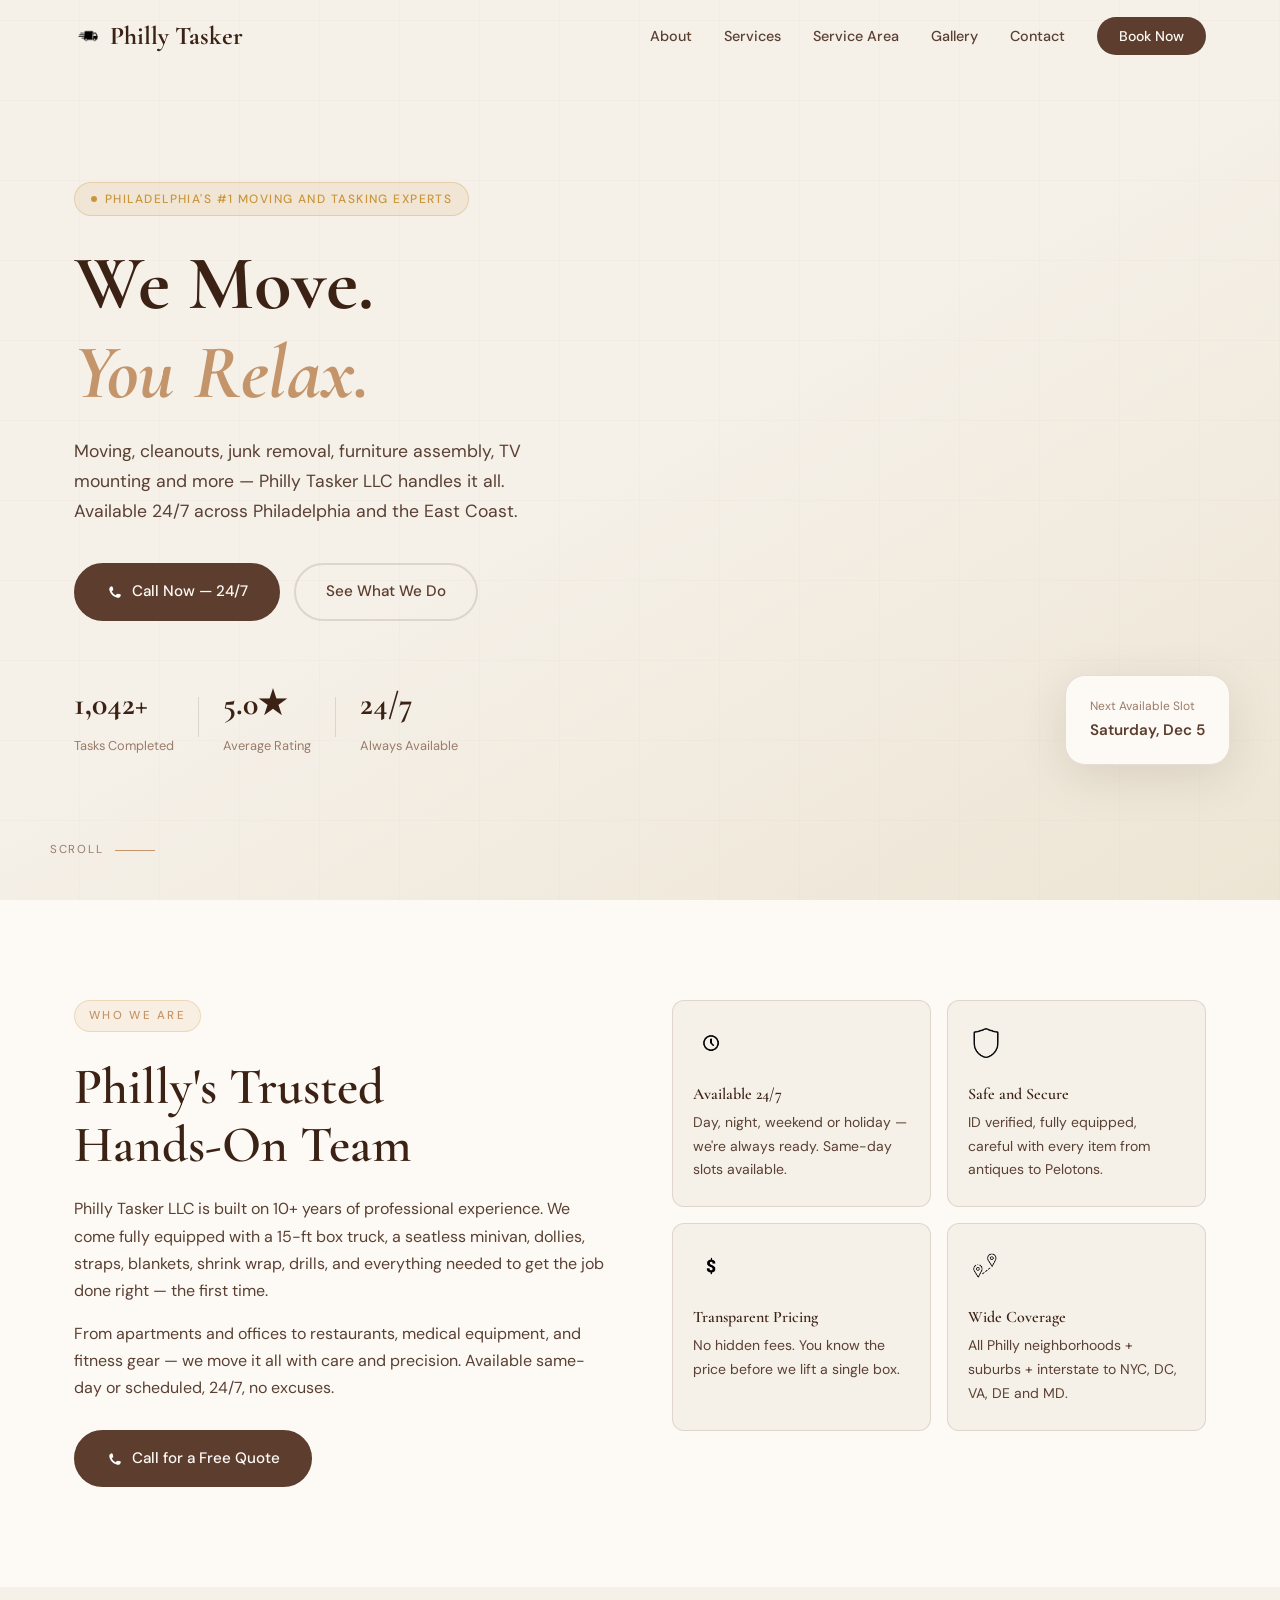
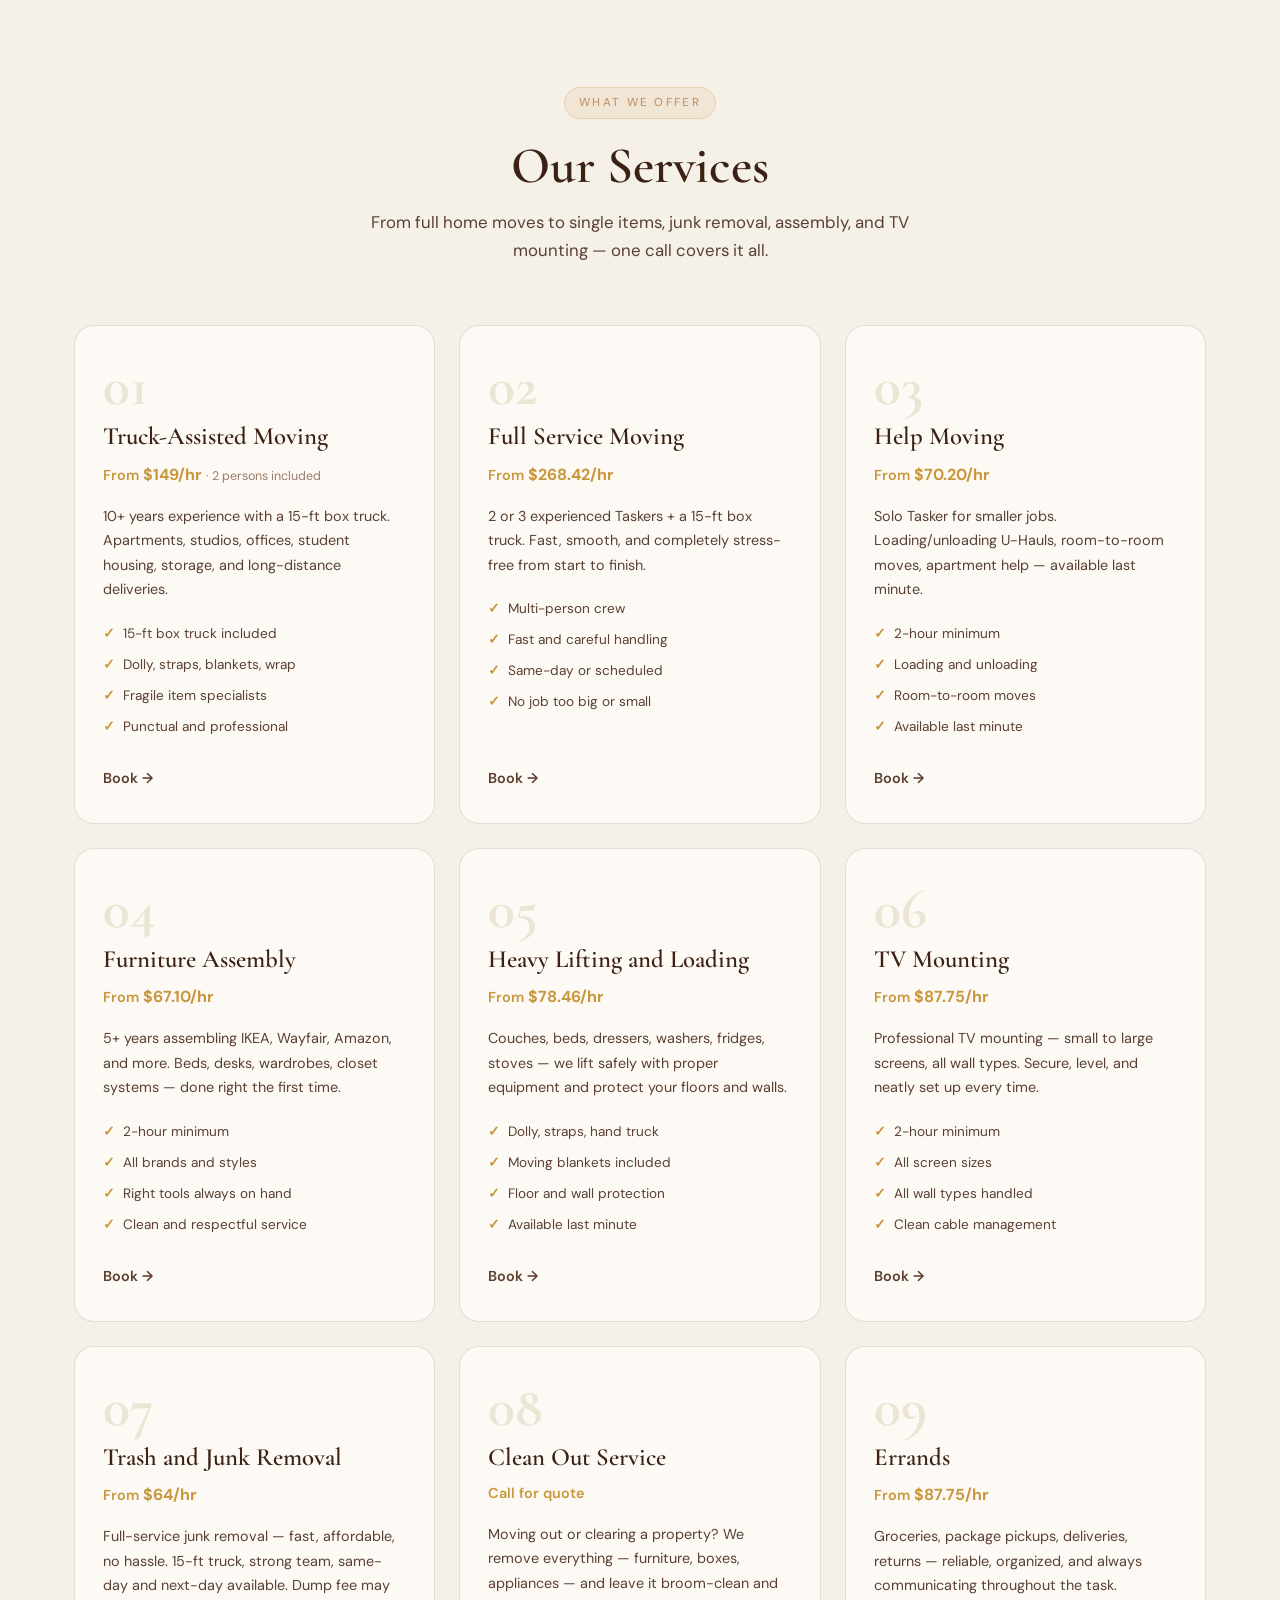
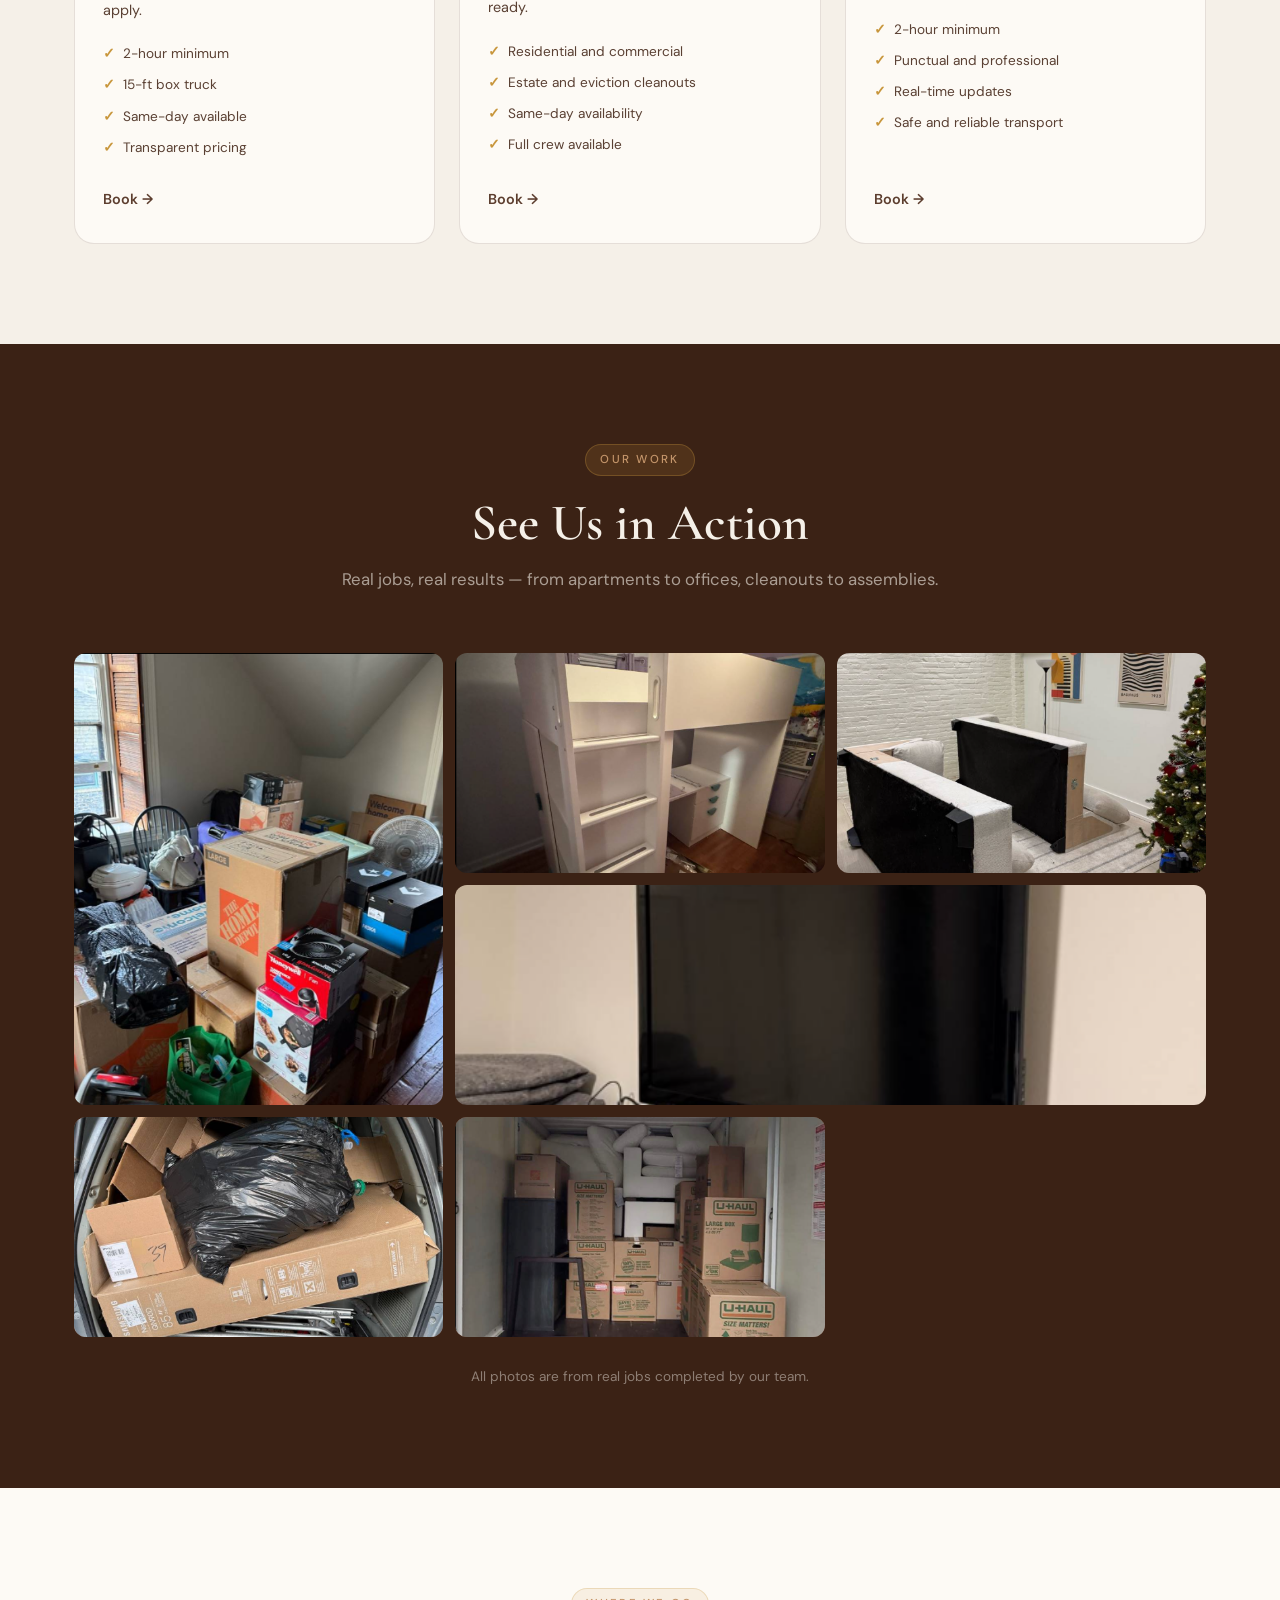
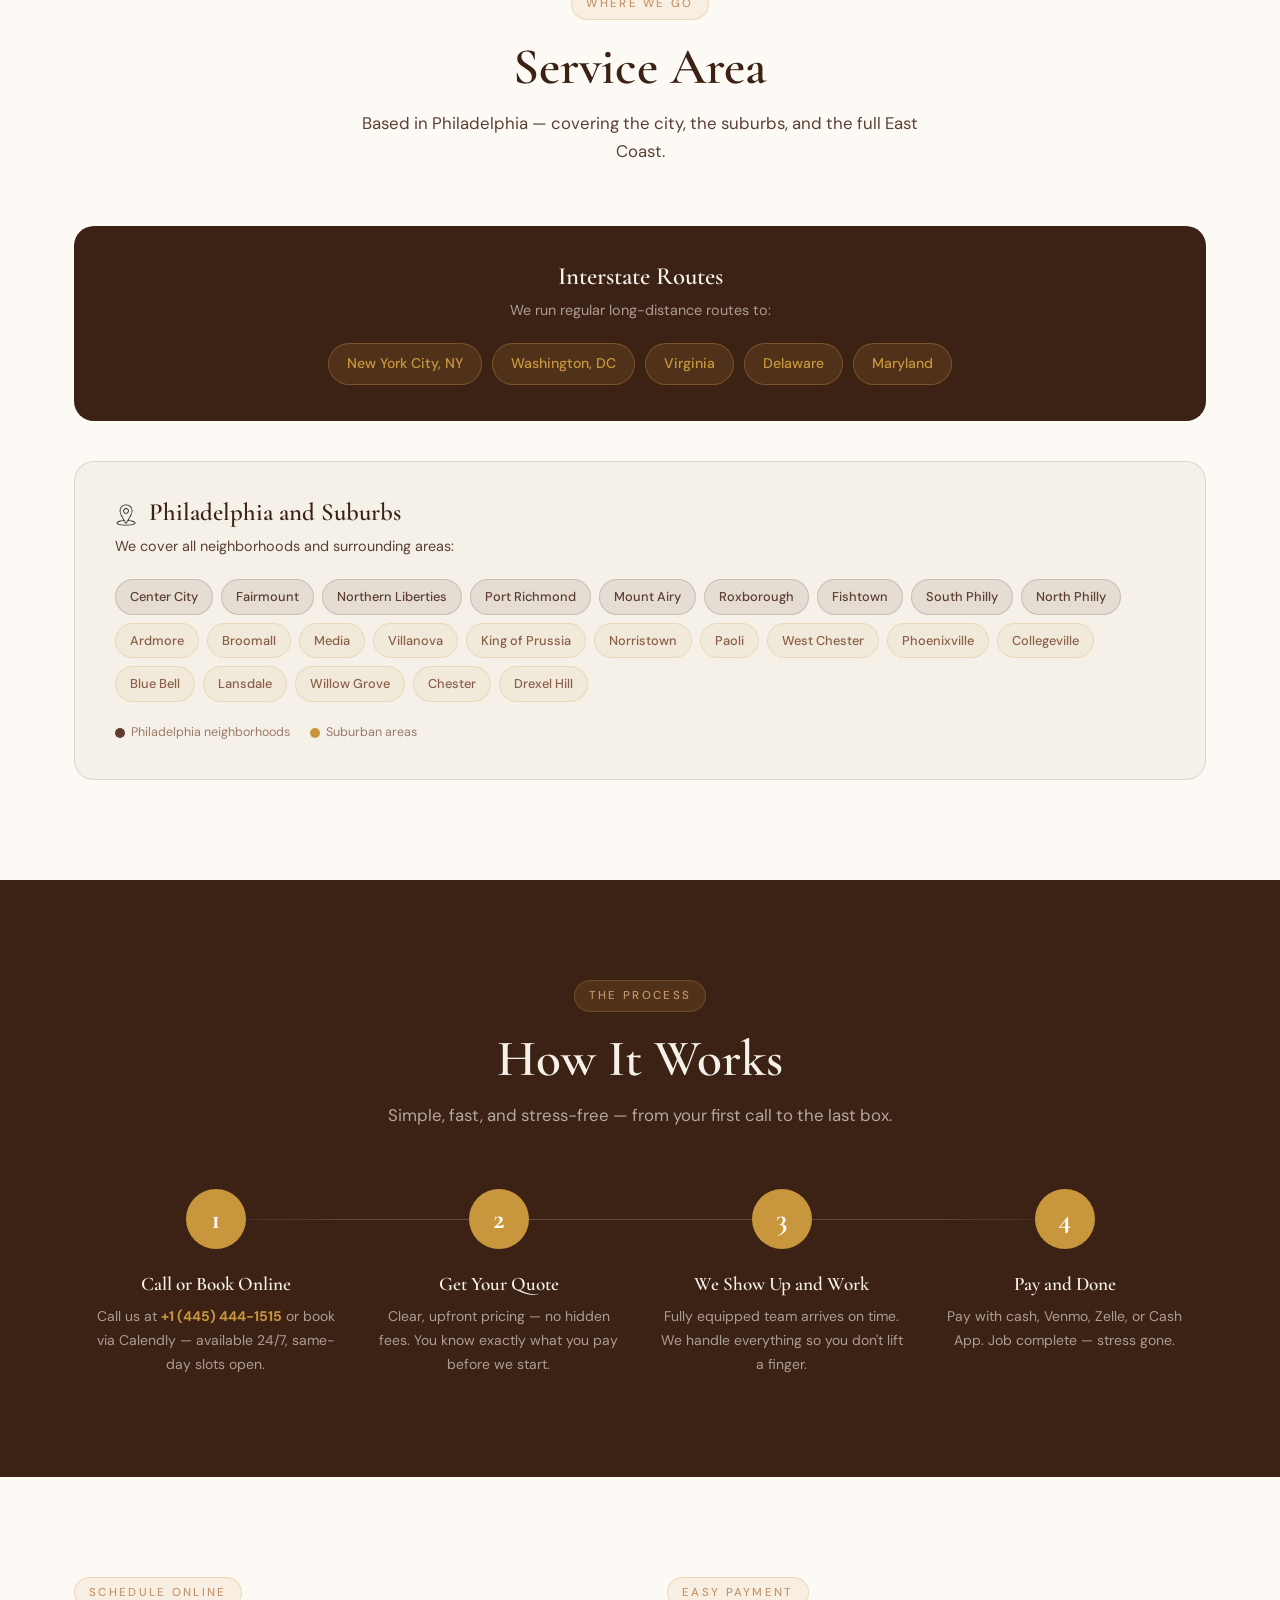
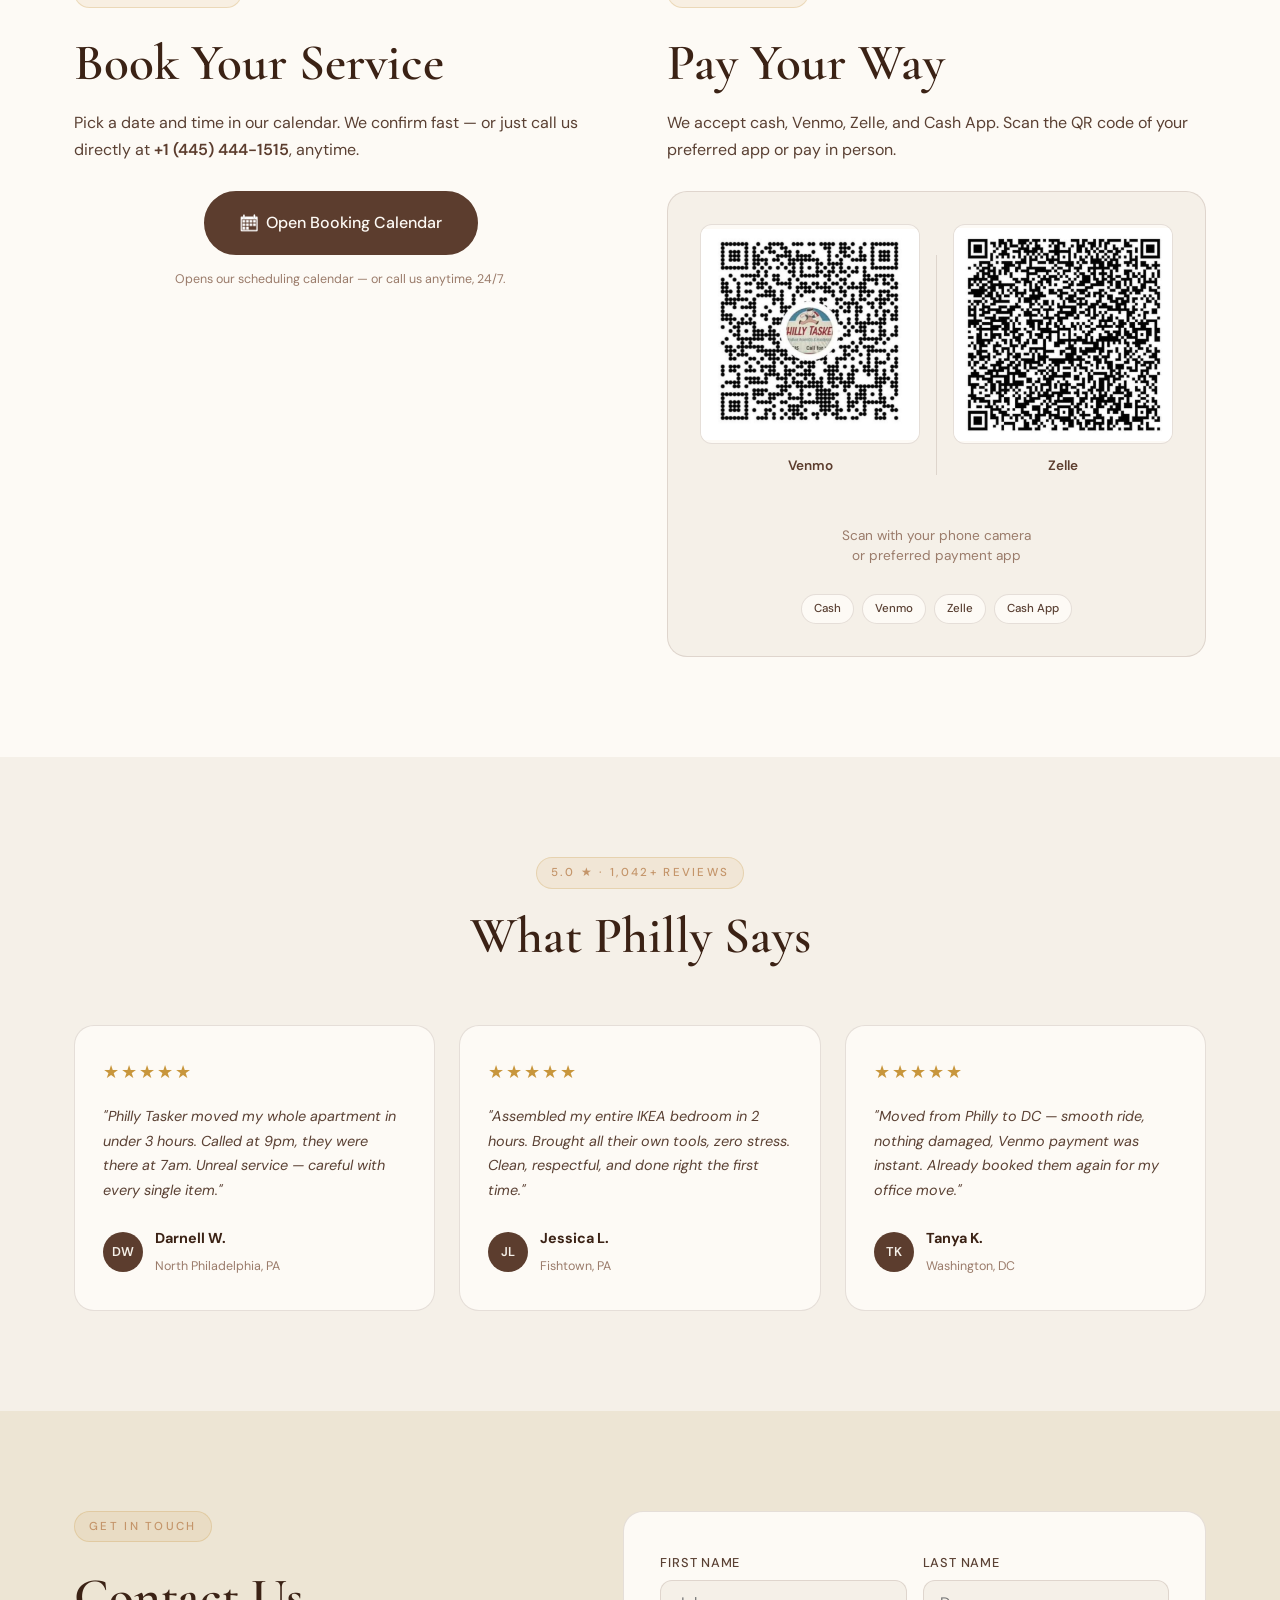
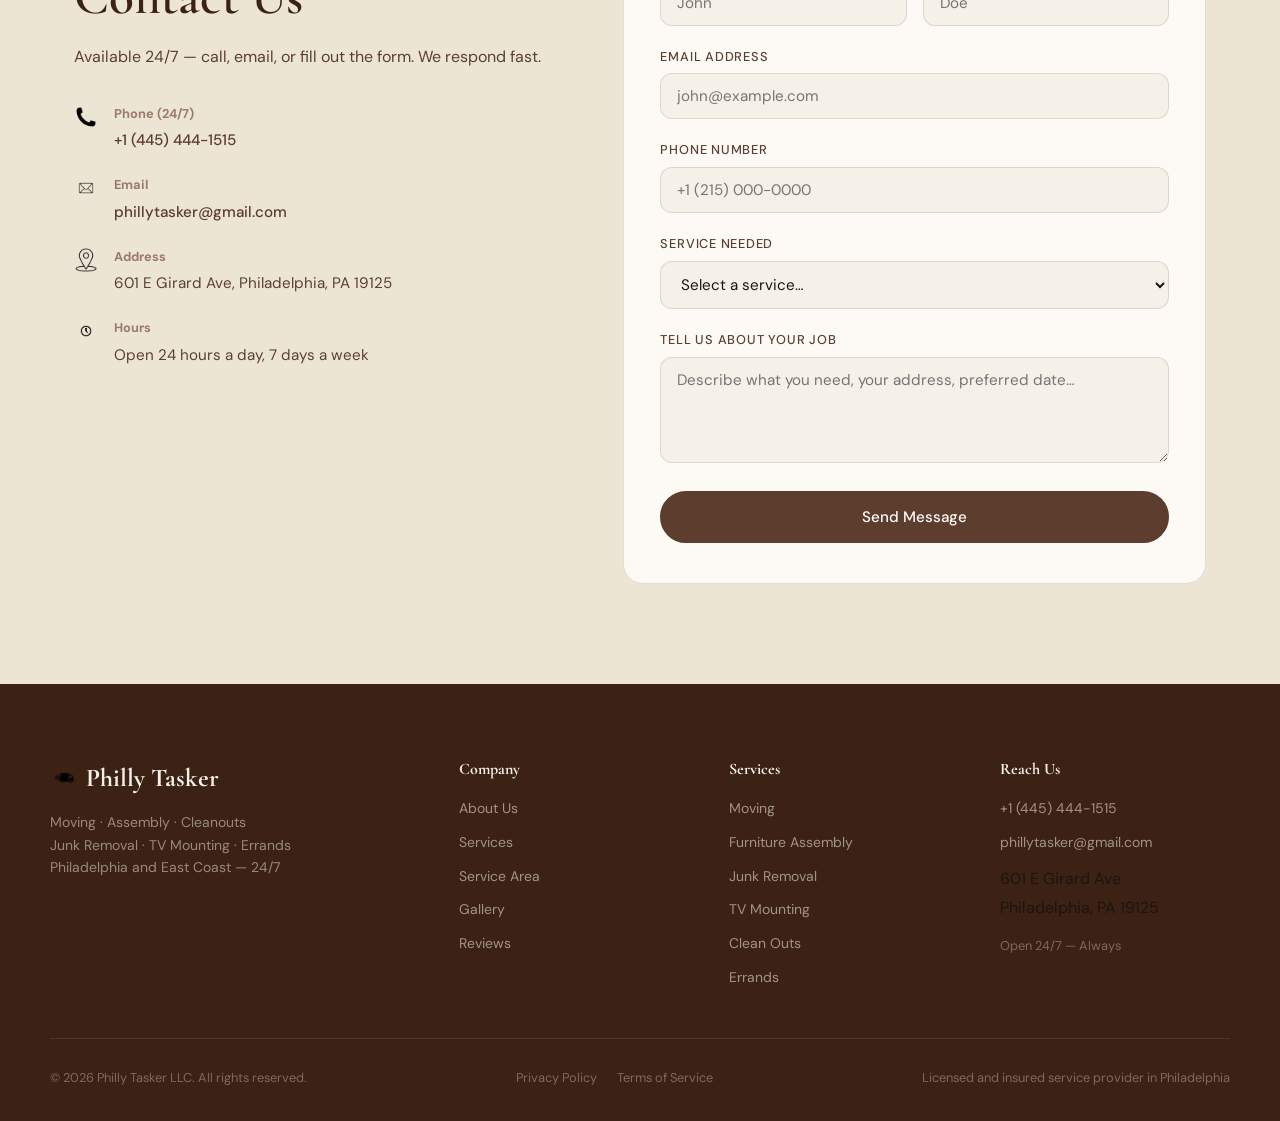
<file: index.html>
<!DOCTYPE html>
<html lang="en">
<head>
  <meta charset="UTF-8" />
  <meta name="viewport" content="width=device-width, initial-scale=1.0" />

  <title>Philly Tasker LLC — Moving, Junk Removal, Assembly & Cleanouts | Philadelphia</title>

  <!-- SEO -->
  <meta name="description" content="Philly Tasker LLC provides reliable moving services, junk removal, furniture assembly, cleanouts, TV mounting and errands in Philadelphia and surrounding areas. Fast, affordable and available 24/7." />
  <meta name="keywords" content="Philadelphia moving service, junk removal, furniture assembly, movers Philadelphia, TV mounting, cleanouts, errand service, Philly Tasker" />
  <meta name="author" content="Philly Tasker LLC" />

  <!-- Mobile / SEO -->
  <meta name="robots" content="index, follow" />

  <!-- Open Graph (Facebook / WhatsApp / LinkedIn) -->
  <meta property="og:title" content="Philly Tasker LLC — Moving and Cleanout Services" />
  <meta property="og:description" content="Fast and reliable moving, junk removal, furniture assembly and cleanout services in Philadelphia. Book your service online." />
  <meta property="og:type" content="website" />
  <meta property="og:url" content="https://phillytasker.com" />
  <meta property="og:image" content="/img/preview.png" />

  <!-- Twitter Card -->
  <meta name="twitter:card" content="summary_large_image" />
  <meta name="twitter:title" content="Philly Tasker LLC — Moving Services" />
  <meta name="twitter:description" content="Book reliable moving and cleanout services in Philadelphia." />
  <meta name="twitter:image" content="/img/preview.png" />

  <!-- Favicon -->
  <link rel="icon" type="image/png" sizes="32x32" href="/img/favicon.png" />

  <!-- Fonts -->
  <link href="https://fonts.googleapis.com/css2?family=Cormorant+Garamond:wght@400;500;600;700&family=DM+Sans:wght@300;400;500&display=swap" rel="stylesheet" />

  <!-- CSS -->
  <link rel="stylesheet" href="style.css" />

  <!-- Preload (performance boost) -->
  <link rel="preload" href="style.css" as="style" />
</head>
<body>

  <!-- NAV -->
  <nav id="navbar">
    <div class="nav-inner">
      <a href="#hero" class="logo">
        <img src="/img/logo.png" alt="Philly Tasker" class="logo-img" />
        Philly Tasker
      </a>
      <ul class="nav-links">
        <li><a href="#about">About</a></li>
        <li><a href="#services">Services</a></li>
        <li><a href="#area">Service Area</a></li>
        <li><a href="#gallery">Gallery</a></li>
        <li><a href="#contact">Contact</a></li>
        <li><a href="#booking" class="btn-nav">Book Now</a></li>
      </ul>
      <button class="hamburger" id="hamburger" aria-label="Menu">
        <span></span><span></span><span></span>
      </button>
    </div>
    <div class="mobile-menu" id="mobileMenu">
      <a href="#about">About</a>
      <a href="#services">Services</a>
      <a href="#area">Service Area</a>
      <a href="#gallery">Gallery</a>
      <a href="#contact">Contact</a>
      <a href="#booking" class="btn-nav">Book Now</a>
    </div>
  </nav>

  <!-- HERO -->
  <section id="hero">
    <div class="hero-bg-lines"></div>
    <div class="hero-content">
      <span class="hero-badge">Philadelphia's #1 Moving and Tasking Experts</span>
      <h1>We Move.<br /><em>You Relax.</em></h1>
      <p class="hero-sub">Moving, cleanouts, junk removal, furniture assembly, TV mounting and more — Philly Tasker LLC handles it all. Available 24/7 across Philadelphia and the East Coast.</p>
      <div class="hero-cta">
        <a href="tel:+14454441515" class="btn-primary">
          <img src="/img/phone.png" alt="Phone" class="btn-icon" />
          Call Now — 24/7
        </a>
        <a href="#services" class="btn-ghost">See What We Do</a>
      </div>
      <div class="hero-stats">
        <div class="stat">
          <strong>1,042+</strong>
          <span>Tasks Completed</span>
        </div>
        <div class="stat-sep"></div>
        <div class="stat">
          <strong>5.0★</strong>
          <span>Average Rating</span>
        </div>
        <div class="stat-sep"></div>
        <div class="stat">
          <strong>24/7</strong>
          <span>Always Available</span>
        </div>
      </div>
    </div>
    <div class="hero-visual">
      <div class="truck-card">
        <div class="truck-info">
          <p class="truck-label">Next Available Slot</p>
          <p class="truck-date" id="nextSlot">Loading…</p>
        </div>
      </div>
    </div>
    <div class="hero-scroll">
      <span>Scroll</span>
      <div class="scroll-line"></div>
    </div>
  </section>

  <!-- ABOUT -->
  <section id="about">
    <div class="container">
      <div class="about-grid">
        <div class="about-text reveal">
          <span class="section-label">Who We Are</span>
          <h2>Philly's Trusted<br />Hands-On Team</h2>
          <p>Philly Tasker LLC is built on 10+ years of professional experience. We come fully equipped with a 15-ft box truck, a seatless minivan, dollies, straps, blankets, shrink wrap, drills, and everything needed to get the job done right — the first time.</p>
          <p>From apartments and offices to restaurants, medical equipment, and fitness gear — we move it all with care and precision. Available same-day or scheduled, 24/7, no excuses.</p>
          <a href="tel:+14454441515" class="btn-primary">
            <img src="/img/phone.png" alt="Phone" class="btn-icon" />
            Call for a Free Quote
          </a>
        </div>
        <div class="about-cards reveal">
          <div class="about-card">
            <div class="ac-icon">
              <img src="/img/time.png" alt="Available 24/7" class="ac-icon-img" />
            </div>
            <h4>Available 24/7</h4>
            <p>Day, night, weekend or holiday — we're always ready. Same-day slots available.</p>
          </div>
          <div class="about-card">
            <div class="ac-icon">
              <img src="/img/securite.png" alt="Safe & Secure" class="ac-icon-img" />
            </div>
            <h4>Safe and Secure</h4>
            <p>ID verified, fully equipped, careful with every item from antiques to Pelotons.</p>
          </div>
          <div class="about-card">
            <div class="ac-icon">
              <img src="/img/money.png" alt="Fair Pricing" class="ac-icon-img" />
            </div>
            <h4>Transparent Pricing</h4>
            <p>No hidden fees. You know the price before we lift a single box.</p>
          </div>
          <div class="about-card">
            <div class="ac-icon">
              <img src="/img/map.png" alt="Service Area" class="ac-icon-img" />
            </div>
            <h4>Wide Coverage</h4>
            <p>All Philly neighborhoods + suburbs + interstate to NYC, DC, VA, DE and MD.</p>
          </div>
        </div>
      </div>
    </div>
  </section>

  <!-- SERVICES -->
  <section id="services">
    <div class="container">
      <div class="section-header reveal">
        <span class="section-label">What We Offer</span>
        <h2>Our Services</h2>
        <p>From full home moves to single items, junk removal, assembly, and TV mounting — one call covers it all.</p>
      </div>
      <div class="services-grid">

        <div class="service-card reveal">
          <div class="sc-num">01</div>
          <h3>Truck-Assisted Moving</h3>
          <p class="sc-price">From <strong>$149/hr</strong> <span class="sc-included">· 2 persons included</span></p>
          <p>10+ years experience with a 15-ft box truck. Apartments, studios, offices, student housing, storage, and long-distance deliveries.</p>
          <ul>
            <li>15-ft box truck included</li>
            <li>Dolly, straps, blankets, wrap</li>
            <li>Fragile item specialists</li>
            <li>Punctual and professional</li>
          </ul>
          <a href="#booking" class="service-link">Book →</a>
        </div>

        <div class="service-card reveal">
          <div class="sc-num">02</div>
          <h3>Full Service Moving</h3>
          <p class="sc-price">From <strong>$268.42/hr</strong></p>
          <p>2 or 3 experienced Taskers + a 15-ft box truck. Fast, smooth, and completely stress-free from start to finish.</p>
          <ul>
            <li>Multi-person crew</li>
            <li>Fast and careful handling</li>
            <li>Same-day or scheduled</li>
            <li>No job too big or small</li>
          </ul>
          <a href="#booking" class="service-link">Book →</a>
        </div>

        <div class="service-card reveal">
          <div class="sc-num">03</div>
          <h3>Help Moving</h3>
          <p class="sc-price">From <strong>$70.20/hr</strong></p>
          <p>Solo Tasker for smaller jobs. Loading/unloading U-Hauls, room-to-room moves, apartment help — available last minute.</p>
          <ul>
            <li>2-hour minimum</li>
            <li>Loading and unloading</li>
            <li>Room-to-room moves</li>
            <li>Available last minute</li>
          </ul>
          <a href="#booking" class="service-link">Book →</a>
        </div>

        <div class="service-card reveal">
          <div class="sc-num">04</div>
          <h3>Furniture Assembly</h3>
          <p class="sc-price">From <strong>$67.10/hr</strong></p>
          <p>5+ years assembling IKEA, Wayfair, Amazon, and more. Beds, desks, wardrobes, closet systems — done right the first time.</p>
          <ul>
            <li>2-hour minimum</li>
            <li>All brands and styles</li>
            <li>Right tools always on hand</li>
            <li>Clean and respectful service</li>
          </ul>
          <a href="#booking" class="service-link">Book →</a>
        </div>

        <div class="service-card reveal">
          <div class="sc-num">05</div>
          <h3>Heavy Lifting and Loading</h3>
          <p class="sc-price">From <strong>$78.46/hr</strong></p>
          <p>Couches, beds, dressers, washers, fridges, stoves — we lift safely with proper equipment and protect your floors and walls.</p>
          <ul>
            <li>Dolly, straps, hand truck</li>
            <li>Moving blankets included</li>
            <li>Floor and wall protection</li>
            <li>Available last minute</li>
          </ul>
          <a href="#booking" class="service-link">Book →</a>
        </div>

        <div class="service-card reveal">
          <div class="sc-num">06</div>
          <h3>TV Mounting</h3>
          <p class="sc-price">From <strong>$87.75/hr</strong></p>
          <p>Professional TV mounting — small to large screens, all wall types. Secure, level, and neatly set up every time.</p>
          <ul>
            <li>2-hour minimum</li>
            <li>All screen sizes</li>
            <li>All wall types handled</li>
            <li>Clean cable management</li>
          </ul>
          <a href="#booking" class="service-link">Book →</a>
        </div>

        <div class="service-card reveal">
          <div class="sc-num">07</div>
          <h3>Trash and Junk Removal</h3>
          <p class="sc-price">From <strong>$64/hr</strong></p>
          <p>Full-service junk removal — fast, affordable, no hassle. 15-ft truck, strong team, same-day and next-day available. Dump fee may apply.</p>
          <ul>
            <li>2-hour minimum</li>
            <li>15-ft box truck</li>
            <li>Same-day available</li>
            <li>Transparent pricing</li>
          </ul>
          <a href="#booking" class="service-link">Book →</a>
        </div>

        <div class="service-card reveal">
          <div class="sc-num">08</div>
          <h3>Clean Out Service</h3>
          <p class="sc-price">Call for quote</p>
          <p>Moving out or clearing a property? We remove everything — furniture, boxes, appliances — and leave it broom-clean and ready.</p>
          <ul>
            <li>Residential and commercial</li>
            <li>Estate and eviction cleanouts</li>
            <li>Same-day availability</li>
            <li>Full crew available</li>
          </ul>
          <a href="#booking" class="service-link">Book →</a>
        </div>

        <div class="service-card reveal">
          <div class="sc-num">09</div>
          <h3>Errands</h3>
          <p class="sc-price">From <strong>$87.75/hr</strong></p>
          <p>Groceries, package pickups, deliveries, returns — reliable, organized, and always communicating throughout the task.</p>
          <ul>
            <li>2-hour minimum</li>
            <li>Punctual and professional</li>
            <li>Real-time updates</li>
            <li>Safe and reliable transport</li>
          </ul>
          <a href="#booking" class="service-link">Book →</a>
        </div>

      </div>
    </div>
  </section>

  <!-- GALLERY -->
  <section id="gallery">
    <div class="container">
      <div class="section-header reveal">
        <span class="section-label">Our Work</span>
        <h2>See Us in Action</h2>
        <p>Real jobs, real results — from apartments to offices, cleanouts to assemblies.</p>
      </div>
      <div class="gallery-grid">
        <div class="gallery-item reveal tall">
          <img src="/img/home.png" alt="Full Home Move" loading="lazy" />
          <div class="gallery-overlay"><span>Full Home Move</span></div>
        </div>
        <div class="gallery-item reveal">
          <img src="/img/ass.png" alt="Furniture Assembly" loading="lazy" />
          <div class="gallery-overlay"><span>Furniture Assembly</span></div>
        </div>
        <div class="gallery-item reveal">
          <img src="/img/boxmove.png" alt="Junk Removal" loading="lazy" />
          <div class="gallery-overlay"><span>Furniture Assembly</span></div>
        </div>
        <div class="gallery-item reveal wide">
          <img src="/img/tv.png" alt="Box Truck Move" loading="lazy" />
          <div class="gallery-overlay"><span>TV Mounting</span></div>
        </div>
        <div class="gallery-item reveal">
          <img src="/img/move.png" alt="TV Mounting" loading="lazy" />
          <div class="gallery-overlay"><span>Junk Removal</span></div>
        </div>
        <div class="gallery-item reveal">
          <img src="/img/box2.png" alt="Clean Out" loading="lazy" />
          <div class="gallery-overlay"><span>Full Home Move</span></div>
        </div>
      </div>
      <p class="gallery-note reveal">All photos are from real jobs completed by our team.</p>
    </div>
  </section>

  <!-- SERVICE AREA -->
  <section id="area">
    <div class="container">
      <div class="section-header reveal">
        <span class="section-label">Where We Go</span>
        <h2>Service Area</h2>
        <p>Based in Philadelphia — covering the city, the suburbs, and the full East Coast.</p>
      </div>

      <!-- Interstate -->
      <div class="area-top reveal">
        <div class="area-interstate">
          <h3>Interstate Routes</h3>
          <p>We run regular long-distance routes to:</p>
          <div class="interstate-badges">
            <span class="ibadge">
              New York City, NY
            </span>
            <span class="ibadge">
              Washington, DC
            </span>
            <span class="ibadge">
              Virginia
            </span>
            <span class="ibadge">
              Delaware
            </span>
            <span class="ibadge">
              Maryland
            </span>
          </div>
        </div>
      </div>

      <!-- Local area -->
      <div class="area-local reveal">
        <h3>
          <img src="/img/local.png" alt="Philadelphia" class="area-local-icon" />
          Philadelphia and Suburbs
        </h3>
        <p>We cover all neighborhoods and surrounding areas:</p>
        <div class="area-tags">
          <span class="atag philly">Center City</span>
          <span class="atag philly">Fairmount</span>
          <span class="atag philly">Northern Liberties</span>
          <span class="atag philly">Port Richmond</span>
          <span class="atag philly">Mount Airy</span>
          <span class="atag philly">Roxborough</span>
          <span class="atag philly">Fishtown</span>
          <span class="atag philly">South Philly</span>
          <span class="atag philly">North Philly</span>
          <span class="atag suburb">Ardmore</span>
          <span class="atag suburb">Broomall</span>
          <span class="atag suburb">Media</span>
          <span class="atag suburb">Villanova</span>
          <span class="atag suburb">King of Prussia</span>
          <span class="atag suburb">Norristown</span>
          <span class="atag suburb">Paoli</span>
          <span class="atag suburb">West Chester</span>
          <span class="atag suburb">Phoenixville</span>
          <span class="atag suburb">Collegeville</span>
          <span class="atag suburb">Blue Bell</span>
          <span class="atag suburb">Lansdale</span>
          <span class="atag suburb">Willow Grove</span>
          <span class="atag suburb">Chester</span>
          <span class="atag suburb">Drexel Hill</span>
        </div>
        <div class="area-legend">
          <span><span class="dot philly"></span> Philadelphia neighborhoods</span>
          <span><span class="dot suburb"></span> Suburban areas</span>
        </div>
      </div>

    </div>
  </section>

  <!-- HOW IT WORKS -->
  <section id="how">
    <div class="container">
      <div class="section-header reveal">
        <span class="section-label">The Process</span>
        <h2>How It Works</h2>
        <p>Simple, fast, and stress-free — from your first call to the last box.</p>
      </div>
      <div class="steps">
        <div class="step reveal">
          <div class="step-num">1</div>
          <h4>Call or Book Online</h4>
          <p>Call us at <strong style="color:var(--gold);">+1 (445) 444-1515</strong> or book via Calendly — available 24/7, same-day slots open.</p>
        </div>
        <div class="step reveal">
          <div class="step-num">2</div>
          <h4>Get Your Quote</h4>
          <p>Clear, upfront pricing — no hidden fees. You know exactly what you pay before we start.</p>
        </div>
        <div class="step reveal">
          <div class="step-num">3</div>
          <h4>We Show Up and Work</h4>
          <p>Fully equipped team arrives on time. We handle everything so you don't lift a finger.</p>
        </div>
        <div class="step reveal">
          <div class="step-num">4</div>
          <h4>Pay and Done</h4>
          <p>Pay with cash, Venmo, Zelle, or Cash App. Job complete — stress gone.</p>
        </div>
      </div>
    </div>
  </section>

  <!-- BOOKING -->
  <section id="booking">
    <div class="container">
      <div class="booking-grid">
        <div class="booking-block reveal">
          <span class="section-label">Schedule Online</span>
          <h2>Book Your Service</h2>
          <p>Pick a date and time in our calendar. We confirm fast — or just call us directly at <a href="tel:+14454441515" style="color:var(--brown);font-weight:600;">+1 (445) 444-1515</a>, anytime.</p>
          <div class="calendly-wrapper">
            <a href="https://calendly.com/phillytasker" target="_blank" class="btn-primary calendly-btn">
              <img src="/img/calender.png" alt="Calendar" class="btn-icon" />
              Open Booking Calendar
            </a>
            <p class="calendly-note">Opens our scheduling calendar — or call us anytime, 24/7.</p>
          </div>
        </div>
        <div class="booking-block reveal">
          <span class="section-label">Easy Payment</span>
          <h2>Pay Your Way</h2>
          <p>We accept cash, Venmo, Zelle, and Cash App. Scan the QR code of your preferred app or pay in person.</p>
          <div class="qr-card">
            <div class="qr-double">
              <div class="qr-item">
                <div class="qr-placeholder">
                  <img src="/img/qrcode1.png" alt="Venmo QR Code" />
                </div>
                <p class="qr-label">Venmo</p>
              </div>
              <div class="qr-divider"></div>
              <div class="qr-item">
                <div class="qr-placeholder">
                  <img src="/img/qrcode2.png" alt="Zelle QR Code" />
                </div>
                <p class="qr-label">Zelle</p>
              </div>
            </div>
            <p class="qr-caption">Scan with your phone camera<br />or preferred payment app</p>
            <div class="payment-icons">
              <span class="pi">Cash</span>
              <span class="pi">Venmo</span>
              <span class="pi">Zelle</span>
              <span class="pi">Cash App</span>
            </div>
          </div>
        </div>
      </div>
    </div>
  </section>

  <!-- TESTIMONIALS -->
  <section id="testimonials">
    <div class="container">
      <div class="section-header reveal">
        <span class="section-label">5.0 ★ · 1,042+ Reviews</span>
        <h2>What Philly Says</h2>
      </div>
      <div class="testi-grid">
        <div class="testi-card reveal">
          <div class="stars">★★★★★</div>
          <p>"Philly Tasker moved my whole apartment in under 3 hours. Called at 9pm, they were there at 7am. Unreal service — careful with every single item."</p>
          <div class="testi-author">
            <div class="avatar">DW</div>
            <div><strong>Darnell W.</strong><span>North Philadelphia, PA</span></div>
          </div>
        </div>
        <div class="testi-card reveal">
          <div class="stars">★★★★★</div>
          <p>"Assembled my entire IKEA bedroom in 2 hours. Brought all their own tools, zero stress. Clean, respectful, and done right the first time."</p>
          <div class="testi-author">
            <div class="avatar">JL</div>
            <div><strong>Jessica L.</strong><span>Fishtown, PA</span></div>
          </div>
        </div>
        <div class="testi-card reveal">
          <div class="stars">★★★★★</div>
          <p>"Moved from Philly to DC — smooth ride, nothing damaged, Venmo payment was instant. Already booked them again for my office move."</p>
          <div class="testi-author">
            <div class="avatar">TK</div>
            <div><strong>Tanya K.</strong><span>Washington, DC</span></div>
          </div>
        </div>
      </div>
    </div>
  </section>

  <!-- CONTACT -->
  <section id="contact">
    <div class="container">
      <div class="contact-grid">
        <div class="contact-info reveal">
          <span class="section-label">Get In Touch</span>
          <h2>Contact Us</h2>
          <p>Available 24/7 — call, email, or fill out the form. We respond fast.</p>
          <div class="contact-details">
            <div class="cd-item">
              <span class="cd-icon">
                <img src="/img/phone2.png" alt="Phone" class="cd-icon-img" />
              </span>
              <div>
                <strong>Phone (24/7)</strong>
                <a href="tel:+14454441515">+1 (445) 444-1515</a>
              </div>
            </div>
            <div class="cd-item">
              <span class="cd-icon">
                <img src="/img/mail.png" alt="Email" class="cd-icon-img" />
              </span>
              <div>
                <strong>Email</strong>
                <a href="mailto:phillytasker@gmail.com">phillytasker@gmail.com</a>
              </div>
            </div>
            <div class="cd-item">
              <span class="cd-icon">
                <img src="/img/local.png" alt="Address" class="cd-icon-img" />
              </span>
              <div>
                <strong>Address</strong>
                <span>601 E Girard Ave, Philadelphia, PA 19125</span>
              </div>
            </div>
            <div class="cd-item">
              <span class="cd-icon">
                <img src="/img/time.png" alt="Hours" class="cd-icon-img" />
              </span>
              <div>
                <strong>Hours</strong>
                <span>Open 24 hours a day, 7 days a week</span>
              </div>
            </div>
          </div>
        </div>
        <div class="contact-form reveal">
          <form id="contactForm" novalidate>
            <div class="form-row">
              <div class="form-group">
                <label for="fname">First Name</label>
                <input type="text" id="fname" placeholder="John" required />
              </div>
              <div class="form-group">
                <label for="lname">Last Name</label>
                <input type="text" id="lname" placeholder="Doe" required />
              </div>
            </div>
            <div class="form-group">
              <label for="email">Email Address</label>
              <input type="email" id="email" placeholder="john@example.com" required />
            </div>
            <div class="form-group">
              <label for="phone">Phone Number</label>
              <input type="tel" id="phone" placeholder="+1 (215) 000-0000" />
            </div>
            <div class="form-group">
              <label for="service">Service Needed</label>
              <select id="service">
                <option value="">Select a service…</option>
                <option>Truck-Assisted Moving</option>
                <option>Full Service Moving</option>
                <option>Help Moving</option>
                <option>Furniture Assembly</option>
                <option>Heavy Lifting and Loading</option>
                <option>TV Mounting</option>
                <option>Trash and Junk Removal</option>
                <option>Clean Out Service</option>
                <option>Errands</option>
              </select>
            </div>
            <div class="form-group">
              <label for="message">Tell Us About Your Job</label>
              <textarea id="message" rows="4" placeholder="Describe what you need, your address, preferred date…"></textarea>
            </div>
            <button type="submit" class="btn-primary btn-full">Send Message</button>
            <p class="form-success" id="formSuccess">✔ Message sent! We'll be in touch very soon.</p>
          </form>
        </div>
      </div>
    </div>
  </section>

  <!-- FOOTER -->
  <footer id="footer">
    <div class="footer-inner">
      <div class="footer-brand">
        <a href="#hero" class="logo">
          <img src="/img/logo.png" alt="Philly Tasker" class="logo-img" />
          Philly Tasker
        </a>
        <p>Moving · Assembly · Cleanouts<br />Junk Removal · TV Mounting · Errands<br />Philadelphia and East Coast — 24/7</p>
      </div>
      <div class="footer-links">
        <h5>Company</h5>
        <a href="#about">About Us</a>
        <a href="#services">Services</a>
        <a href="#area">Service Area</a>
        <a href="#gallery">Gallery</a>
        <a href="#testimonials">Reviews</a>
      </div>
      <div class="footer-links">
        <h5>Services</h5>
        <a href="#services">Moving</a>
        <a href="#services">Furniture Assembly</a>
        <a href="#services">Junk Removal</a>
        <a href="#services">TV Mounting</a>
        <a href="#services">Clean Outs</a>
        <a href="#services">Errands</a>
      </div>
      <div class="footer-contact">
        <h5>Reach Us</h5>
        <a href="tel:+14454441515">+1 (445) 444-1515</a>
        <a href="mailto:phillytasker@gmail.com">phillytasker@gmail.com</a>
        <div class="footer-address">
          <span>601 E Girard Ave</span>
          <span>Philadelphia, PA 19125</span>
        </div>
        <p style="margin-top:4px;">Open 24/7 — Always</p>
      </div>
    </div>
    <div class="footer-bottom">
      <p>&copy; 2026 Philly Tasker LLC. All rights reserved.</p>

      <div class="footer-legal">
        <a href="/privacy.html">Privacy Policy</a>
        <a href="/terms.html">Terms of Service</a>
      </div>

      <p class="footer-legal-note">
        Licensed and insured service provider in Philadelphia
      </p>
    </div>
  </footer>

  <script src="app.js"></script>
</body>
</html>
</file>
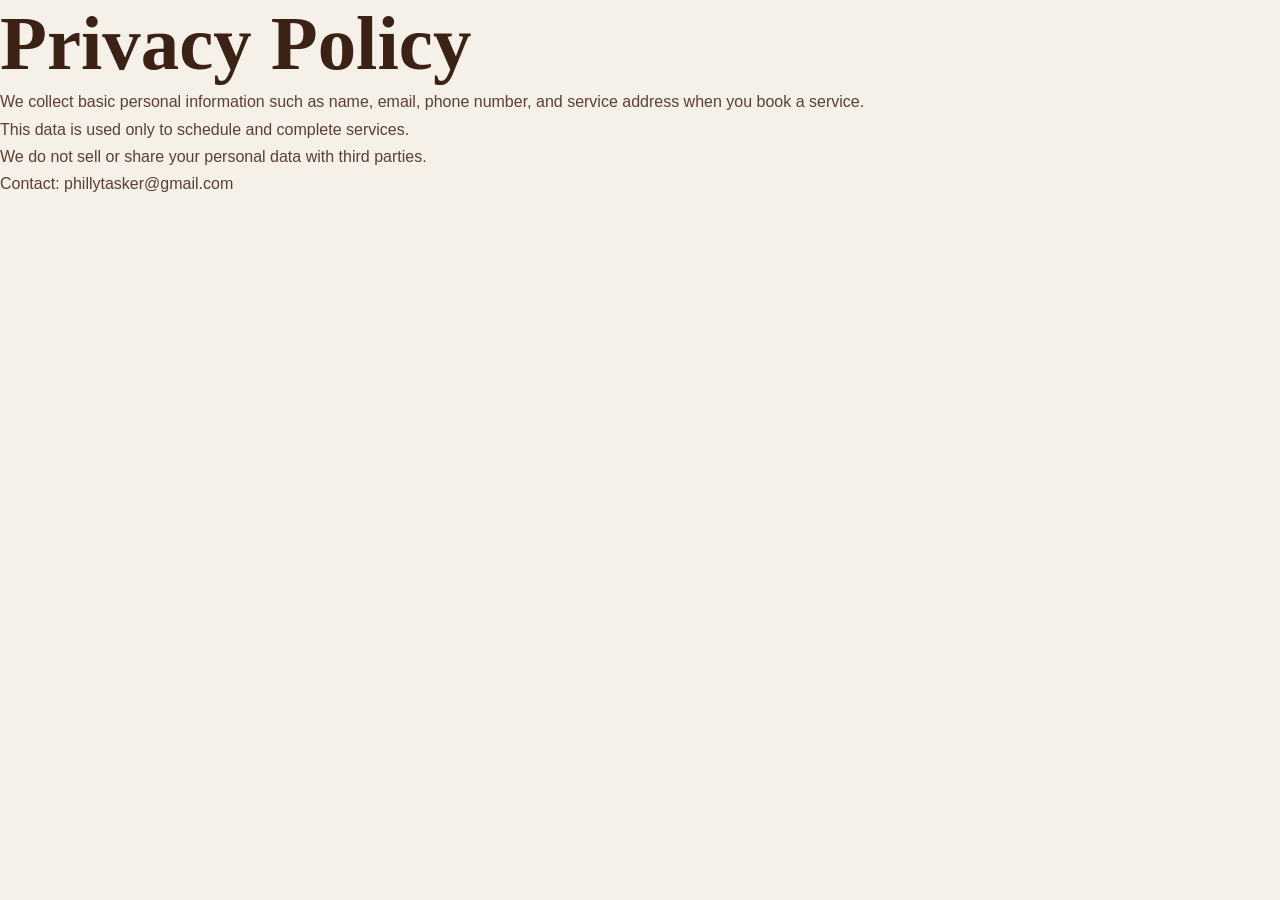
<file: privacy.html>
<!DOCTYPE html>
<html>
<head>
  <title>Privacy Policy - Philly Tasker</title>
  <link rel="stylesheet" href="style.css" />
</head>
<body>
  <h1>Privacy Policy</h1>

  <p>We collect basic personal information such as name, email, phone number, and service address when you book a service.</p>

  <p>This data is used only to schedule and complete services.</p>

  <p>We do not sell or share your personal data with third parties.</p>

  <p>Contact: phillytasker@gmail.com</p>
</body>
</html>
</file>
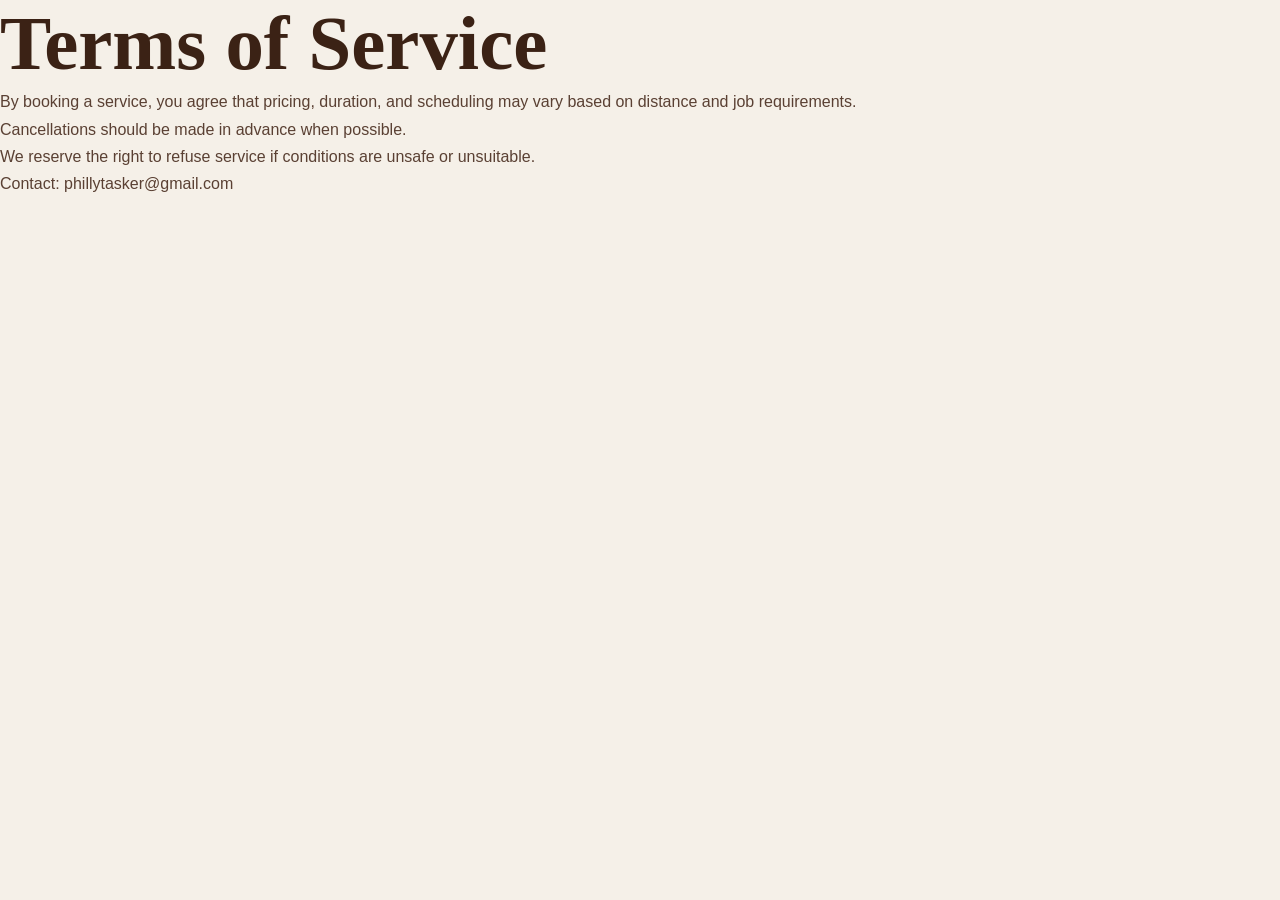
<file: terms.html>
<!DOCTYPE html>
<html>
<head>
  <title>Terms of Service - Philly Tasker</title>
  <link rel="stylesheet" href="style.css" />
</head>
<body>
  <h1>Terms of Service</h1>

  <p>By booking a service, you agree that pricing, duration, and scheduling may vary based on distance and job requirements.</p>

  <p>Cancellations should be made in advance when possible.</p>

  <p>We reserve the right to refuse service if conditions are unsafe or unsuitable.</p>

  <p>Contact: phillytasker@gmail.com</p>
</body>
</html>
</file>
<file: style.css>
/* ===========================
   CargoLux — style.css
   Palette: Cream / Warm Brown / Modern
   =========================== */

/* ─── RESET & BASE ─── */
*, *::before, *::after { box-sizing: border-box; margin: 0; padding: 0; }

:root {
  --cream:       #F5F0E8;
  --cream-dark:  #EDE5D4;
  --cream-mid:   #E8DFC9;
  --brown:       #5C3D2E;
  --brown-dark:  #3B2215;
  --brown-mid:   #8B5E4A;
  --brown-light: #C4956A;
  --gold:        #C8963C;
  --white:       #FDFAF5;
  --text-dark:   #1E1410;
  --text-mid:    #5A4033;
  --text-light:  #9A7B6A;
  --border:      rgba(92, 61, 46, 0.15);
  --font-head:   'Cormorant Garamond', Georgia, serif;
  --font-body:   'DM Sans', sans-serif;
  --radius:      12px;
  --radius-lg:   20px;
  --shadow:      0 4px 32px rgba(92, 61, 46, 0.08);
  --shadow-lg:   0 12px 48px rgba(92, 61, 46, 0.14);
  --transition:  0.35s cubic-bezier(0.4, 0, 0.2, 1);
}

html { scroll-behavior: smooth; }

body {
  font-family: var(--font-body);
  background: var(--cream);
  color: var(--text-dark);
  font-size: 16px;
  line-height: 1.7;
  overflow-x: hidden;
}

/* ─── TYPOGRAPHY ─── */
h1, h2, h3, h4 {
  font-family: var(--font-head);
  color: var(--brown-dark);
  line-height: 1.15;
}
h1 { font-size: clamp(3rem, 6vw, 5.5rem); font-weight: 700; }
h2 { font-size: clamp(2rem, 4vw, 3.2rem); font-weight: 600; }
h3 { font-size: 1.55rem; font-weight: 600; }
h4 { font-size: 1.2rem; font-weight: 600; }
em { font-style: italic; color: var(--brown-light); }
p { color: var(--text-mid); }
a { text-decoration: none; color: inherit; }

/* ─── UTILITIES ─── */
.container {
  max-width: 1180px;
  margin: 0 auto;
  padding: 0 24px;
}

section {
  padding: 100px 0;
}

.section-label {
  display: inline-block;
  font-family: var(--font-body);
  font-size: 0.72rem;
  font-weight: 500;
  letter-spacing: 0.2em;
  text-transform: uppercase;
  color: var(--brown-light);
  background: rgba(200, 150, 60, 0.1);
  border: 1px solid rgba(200, 150, 60, 0.25);
  border-radius: 100px;
  padding: 5px 14px;
  margin-bottom: 18px;
}

.section-header {
  text-align: center;
  max-width: 600px;
  margin: 0 auto 60px;
}
.section-header p { margin-top: 12px; font-size: 1.05rem; }

/* ─── BUTTONS ─── */
.btn-primary {
  display: inline-flex;
  align-items: center;
  gap: 8px;
  background: var(--brown);
  color: var(--white);
  padding: 14px 30px;
  border-radius: 100px;
  font-family: var(--font-body);
  font-weight: 500;
  font-size: 0.95rem;
  border: 2px solid var(--brown);
  cursor: pointer;
  transition: var(--transition);
}
.btn-primary:hover {
  background: var(--brown-dark);
  border-color: var(--brown-dark);
  transform: translateY(-2px);
  box-shadow: var(--shadow-lg);
}

.btn-ghost {
  display: inline-flex;
  align-items: center;
  gap: 8px;
  background: transparent;
  color: var(--brown);
  padding: 14px 30px;
  border-radius: 100px;
  font-weight: 500;
  font-size: 0.95rem;
  border: 2px solid var(--border);
  transition: var(--transition);
}
.btn-ghost:hover {
  border-color: var(--brown);
  background: rgba(92, 61, 46, 0.06);
}

.btn-full { width: 100%; justify-content: center; }

/* ─── REVEAL ANIMATION ─── */
.reveal {
  opacity: 0;
  transform: translateY(28px);
  transition: opacity 0.65s ease, transform 0.65s ease;
}
.reveal.visible {
  opacity: 1;
  transform: none;
}

/* ─── NAVBAR ─── */
#navbar {
  position: fixed;
  top: 0; left: 0; right: 0;
  z-index: 1000;
  background: transparent;
  transition: background var(--transition), box-shadow var(--transition);
}
#navbar.scrolled {
  background: rgba(245, 240, 232, 0.95);
  backdrop-filter: blur(12px);
  box-shadow: 0 1px 0 var(--border);
}
.nav-inner {
  max-width: 1180px;
  margin: 0 auto;
  padding: 0 24px;
  height: 72px;
  display: flex;
  align-items: center;
  justify-content: space-between;
}
.logo {
  font-family: var(--font-head);
  font-size: 1.6rem;
  font-weight: 700;
  color: var(--brown-dark);
  display: flex;
  align-items: center;
  gap: 8px;
}
.logo-icon {
  color: var(--gold);
  font-size: 1.1rem;
}
.nav-links {
  display: flex;
  list-style: none;
  align-items: center;
  gap: 32px;
}
.nav-links a {
  font-size: 0.9rem;
  font-weight: 500;
  color: var(--text-mid);
  transition: color 0.2s;
}
.nav-links a:hover { color: var(--brown); }
.btn-nav {
  background: var(--brown) !important;
  color: var(--white) !important;
  padding: 10px 22px;
  border-radius: 100px;
  font-size: 0.88rem !important;
  transition: var(--transition) !important;
}
.btn-nav:hover { background: var(--brown-dark) !important; }

.hamburger {
  display: none;
  flex-direction: column;
  gap: 5px;
  background: none;
  border: none;
  cursor: pointer;
  padding: 4px;
}
.hamburger span {
  display: block;
  width: 22px;
  height: 2px;
  background: var(--brown);
  border-radius: 2px;
  transition: var(--transition);
}

.mobile-menu {
  display: none;
  flex-direction: column;
  gap: 0;
  background: var(--white);
  border-top: 1px solid var(--border);
  padding: 12px 24px 20px;
}
.mobile-menu a {
  font-size: 0.95rem;
  font-weight: 500;
  color: var(--text-mid);
  padding: 10px 0;
  border-bottom: 1px solid var(--border);
}
.mobile-menu a:last-child { border-bottom: none; }
.mobile-menu .btn-nav {
  margin-top: 8px;
  text-align: center;
}

/* ─── HERO ─── */
#hero {
  min-height: 100vh;
  background: linear-gradient(150deg, var(--cream) 50%, var(--cream-dark) 100%);
  display: flex;
  align-items: center;
  padding: 120px 24px 80px;
  position: relative;
  overflow: hidden;
}
.hero-bg-lines {
  position: absolute;
  inset: 0;
  background-image:
    repeating-linear-gradient(0deg, transparent, transparent 79px, rgba(92,61,46,0.04) 80px),
    repeating-linear-gradient(90deg, transparent, transparent 79px, rgba(92,61,46,0.04) 80px);
  pointer-events: none;
}
.hero-content {
  max-width: 620px;
  margin: 0 auto 0 max(24px, calc(50vw - 590px));
  position: relative;
  z-index: 1;
}
.hero-badge {
  display: inline-flex;
  align-items: center;
  gap: 8px;
  font-size: 0.75rem;
  font-weight: 500;
  letter-spacing: 0.12em;
  text-transform: uppercase;
  color: var(--gold);
  background: rgba(200, 150, 60, 0.1);
  border: 1px solid rgba(200, 150, 60, 0.3);
  border-radius: 100px;
  padding: 6px 16px;
  margin-bottom: 24px;
}
.hero-badge::before {
  content: '';
  width: 6px; height: 6px;
  background: var(--gold);
  border-radius: 50%;
}
#hero h1 {
  margin-bottom: 20px;
  animation: fadeUp 0.8s ease both;
}
.hero-sub {
  font-size: 1.1rem;
  max-width: 500px;
  margin-bottom: 36px;
  animation: fadeUp 0.9s 0.1s ease both;
}
.hero-cta {
  display: flex;
  flex-wrap: wrap;
  gap: 14px;
  margin-bottom: 56px;
  animation: fadeUp 1s 0.2s ease both;
}
.hero-stats {
  display: flex;
  align-items: center;
  gap: 24px;
  animation: fadeUp 1s 0.3s ease both;
}
.stat strong {
  display: block;
  font-family: var(--font-head);
  font-size: 2rem;
  font-weight: 700;
  color: var(--brown-dark);
}
.stat span { font-size: 0.8rem; color: var(--text-light); }
.stat-sep { width: 1px; height: 40px; background: var(--border); }

.hero-visual {
  position: absolute;
  right: max(24px, calc(50vw - 590px));
  bottom: 15%;
  z-index: 1;
  animation: fadeUp 1s 0.4s ease both;
}
.truck-card {
  background: var(--white);
  border: 1px solid var(--border);
  border-radius: var(--radius-lg);
  padding: 20px 24px;
  display: flex;
  align-items: center;
  gap: 16px;
  box-shadow: var(--shadow-lg);
}
.truck-icon { font-size: 2rem; }
.truck-label { font-size: 0.75rem; color: var(--text-light); margin-bottom: 2px; }
.truck-date { font-weight: 600; color: var(--brown); font-size: 0.95rem; }

.hero-scroll {
  position: absolute;
  left: max(24px, calc(50vw - 590px));
  bottom: 40px;
  display: flex;
  align-items: center;
  gap: 12px;
  font-size: 0.72rem;
  letter-spacing: 0.15em;
  text-transform: uppercase;
  color: var(--text-light);
}
.scroll-line {
  width: 40px; height: 1px;
  background: var(--brown-light);
  position: relative;
  overflow: hidden;
}
.scroll-line::after {
  content: '';
  position: absolute;
  left: -100%; top: 0;
  width: 100%; height: 100%;
  background: var(--brown);
  animation: scrollAnim 2s ease infinite;
}

@keyframes scrollAnim {
  0% { left: -100%; } 100% { left: 100%; }
}
@keyframes fadeUp {
  from { opacity: 0; transform: translateY(24px); }
  to { opacity: 1; transform: none; }
}

/* ─── ABOUT ─── */
#about { background: var(--white); }
.about-grid {
  display: grid;
  grid-template-columns: 1fr 1fr;
  gap: 64px;
  align-items: start;
}
.about-text h2 { margin: 8px 0 20px; }
.about-text p { margin-bottom: 16px; }
.about-text .btn-primary { margin-top: 12px; }
.about-cards {
  display: grid;
  grid-template-columns: 1fr 1fr;
  gap: 16px;
}
.about-card {
  background: var(--cream);
  border: 1px solid var(--border);
  border-radius: var(--radius);
  padding: 24px 20px;
  transition: var(--transition);
}
.about-card:hover {
  transform: translateY(-4px);
  box-shadow: var(--shadow);
}
.ac-icon { font-size: 1.6rem; margin-bottom: 10px; }
.about-card h4 { margin-bottom: 8px; font-size: 1rem; }
.about-card p { font-size: 0.875rem; }

/* ─── SERVICES ─── */
#services { background: var(--cream); }
.services-grid {
  display: grid;
  grid-template-columns: repeat(3, 1fr);
  gap: 24px;
}
.service-card {
  background: var(--white);
  border: 1px solid var(--border);
  border-radius: var(--radius-lg);
  padding: 32px 28px;
  position: relative;
  transition: var(--transition);
  display: flex;
  flex-direction: column;
}
.service-card:hover {
  transform: translateY(-6px);
  box-shadow: var(--shadow-lg);
  border-color: var(--brown-light);
}
.sc-num {
  font-family: var(--font-head);
  font-size: 3.5rem;
  font-weight: 700;
  color: var(--cream-dark);
  line-height: 1;
  margin-bottom: 8px;
  user-select: none;
}
.sc-icon { font-size: 1.8rem; margin-bottom: 14px; }
.service-card h3 { margin-bottom: 10px; }
.service-card p { font-size: 0.9rem; margin-bottom: 16px; }
.service-card ul {
  list-style: none;
  margin-bottom: 24px;
  flex: 1;
}
.service-card ul li {
  font-size: 0.85rem;
  color: var(--text-mid);
  padding: 4px 0;
  display: flex;
  align-items: center;
  gap: 8px;
}
.service-card ul li::before {
  content: '✓';
  color: var(--gold);
  font-weight: 600;
}
.service-link {
  font-size: 0.9rem;
  font-weight: 600;
  color: var(--brown);
  transition: gap 0.2s;
}
.service-link:hover { color: var(--brown-dark); }

/* ─── HOW IT WORKS ─── */
#how { background: var(--brown-dark); }
#how .section-label { color: var(--brown-light); background: rgba(200,150,60,0.15); }
#how h2 { color: var(--cream); }
#how .section-header p { color: rgba(245,240,232,0.65); }

.steps {
  display: grid;
  grid-template-columns: repeat(4, 1fr);
  gap: 0;
  position: relative;
}
.steps::before {
  content: '';
  position: absolute;
  top: 30px;
  left: 10%;
  right: 10%;
  height: 1px;
  background: linear-gradient(to right, transparent, rgba(245,240,232,0.2) 20%, rgba(245,240,232,0.2) 80%, transparent);
}
.step {
  text-align: center;
  padding: 0 20px;
  position: relative;
}
.step-num {
  width: 60px; height: 60px;
  background: var(--gold);
  color: var(--white);
  font-family: var(--font-head);
  font-size: 1.8rem;
  font-weight: 700;
  border-radius: 50%;
  display: flex;
  align-items: center;
  justify-content: center;
  margin: 0 auto 24px;
  position: relative;
  z-index: 1;
}
.step h4 { color: var(--cream); margin-bottom: 10px; }
.step p { font-size: 0.875rem; color: rgba(245,240,232,0.6); }

/* ─── BOOKING ─── */
#booking { background: var(--white); }
.booking-grid {
  display: grid;
  grid-template-columns: 1fr 1fr;
  gap: 60px;
  align-items: start;
}
.booking-block h2 { margin: 8px 0 16px; }
.booking-block p { margin-bottom: 28px; }

.calendly-wrapper { text-align: center; }
.calendly-btn { font-size: 1rem; padding: 16px 34px; }
.calendly-note {
  margin-top: 14px;
  font-size: 0.78rem;
  color: var(--text-light);
}

.qr-card {
  background: var(--cream);
  border: 1px solid var(--border);
  border-radius: var(--radius-lg);
  padding: 32px;
  text-align: center;
}
.qr-placeholder {
  width: 220px; height: 220px;
  margin: 0 auto 20px;
  background: var(--white);
  border: 1px solid var(--border);
  border-radius: var(--radius);
  display: flex;
  align-items: center;
  justify-content: center;
  overflow: hidden;
}
.qr-placeholder img { width: 100%; height: 100%; object-fit: contain; }
.qr-double {
  display: flex;
  align-items: center;
  gap: 16px;
  justify-content: center;
  margin-bottom: 20px;
}
.qr-item { display: flex; flex-direction: column; align-items: center; gap: 10px; }
.qr-item .qr-placeholder {
  width: 220px; height: 220px;
  margin: 0;
}
.qr-label {
  font-size: 0.85rem;
  font-weight: 600;
  color: var(--brown);
  margin: 0;
}
.qr-divider {
  width: 1px;
  height: 220px;
  background: var(--border);
  flex-shrink: 0;
}
.qr-caption { font-size: 0.85rem; color: var(--text-light); margin-bottom: 16px; line-height: 1.5; }
.payment-icons { display: flex; gap: 8px; justify-content: center; flex-wrap: wrap; }
.pi {
  font-size: 0.72rem;
  font-weight: 500;
  background: var(--white);
  border: 1px solid var(--border);
  border-radius: 100px;
  padding: 4px 12px;
  color: var(--text-mid);
}

/* ─── SERVICE PRICE ─── */
.sc-price { font-size: 0.85rem; color: var(--gold); font-weight: 600; margin-bottom: 10px; }
.sc-price strong { font-size: 1rem; }
.sc-included { font-size: 0.78rem; color: var(--text-light); font-weight: 400; }

/* ─── ICON IMAGES ─── */
.ac-icon img, .ac-icon-img { width: 36px; height: 36px; object-fit: contain; }
.cd-icon img, .cd-icon-img { width: 24px; height: 24px; object-fit: contain; }
.btn-icon { width: 18px; height: 18px; object-fit: contain; vertical-align: middle; }
.logo-img { width: 28px; height: 28px; object-fit: contain; }
.ibadge-img { width: 18px; height: 18px; object-fit: contain; vertical-align: middle; }
.area-local-icon { width: 22px; height: 22px; object-fit: contain; vertical-align: middle; margin-right: 6px; }
.footer-address { display: flex; flex-direction: column; gap: 2px; }

/* ─── GALLERY ─── */
#gallery { background: var(--brown-dark); }
#gallery .section-label { color: var(--brown-light); background: rgba(200,150,60,0.15); border-color: rgba(200,150,60,0.3); }
#gallery h2 { color: var(--cream); }
#gallery .section-header p { color: rgba(245,240,232,0.6); }
.gallery-grid {
  display: grid;
  grid-template-columns: repeat(3, 1fr);
  grid-auto-rows: 220px;
  gap: 12px;
}
.gallery-item {
  position: relative;
  border-radius: var(--radius);
  overflow: hidden;
  background: var(--brown-mid);
  cursor: pointer;
}
.gallery-item.tall { grid-row: span 2; }
.gallery-item.wide { grid-column: span 2; }
.gallery-item img { width: 100%; height: 100%; object-fit: cover; transition: transform 0.5s ease; display: block; }
.gallery-item:hover img { transform: scale(1.06); }
.gallery-overlay {
  position: absolute;
  bottom: 0; left: 0; right: 0;
  padding: 16px;
  background: linear-gradient(transparent, rgba(27,14,8,0.75));
  transform: translateY(100%);
  transition: transform 0.3s ease;
}
.gallery-item:hover .gallery-overlay { transform: none; }
.gallery-overlay span { font-size: 0.85rem; font-weight: 600; color: var(--cream); letter-spacing: 0.05em; }
.gallery-note { text-align: center; margin-top: 28px; font-size: 0.85rem; color: rgba(245,240,232,0.45); }

/* ─── SERVICE AREA ─── */
#area { background: var(--white); }
.area-top { margin-bottom: 40px; }
.area-interstate {
  background: var(--brown-dark);
  border-radius: var(--radius-lg);
  padding: 36px 40px;
  text-align: center;
}
.area-interstate h3 { color: var(--cream); margin-bottom: 8px; }
.area-interstate p { color: rgba(245,240,232,0.6); font-size: 0.9rem; margin-bottom: 20px; }
.interstate-badges { display: flex; flex-wrap: wrap; gap: 10px; justify-content: center; }
.ibadge {
  background: rgba(200,150,60,0.15);
  border: 1px solid rgba(200,150,60,0.35);
  color: var(--gold);
  font-size: 0.88rem;
  font-weight: 500;
  padding: 8px 18px;
  border-radius: 100px;
}
.area-local {
  background: var(--cream);
  border: 1px solid var(--border);
  border-radius: var(--radius-lg);
  padding: 36px 40px;
}
.area-local h3 { margin-bottom: 8px; }
.area-local > p { font-size: 0.9rem; margin-bottom: 20px; }
.area-tags { display: flex; flex-wrap: wrap; gap: 8px; margin-bottom: 20px; }
.atag {
  font-size: 0.8rem;
  font-weight: 500;
  padding: 6px 14px;
  border-radius: 100px;
  border: 1px solid transparent;
}
.atag.philly { background: rgba(92,61,46,0.1); color: var(--brown); border-color: rgba(92,61,46,0.2); }
.atag.suburb { background: rgba(200,150,60,0.08); color: var(--brown-mid); border-color: rgba(200,150,60,0.2); }
.area-legend { display: flex; gap: 20px; flex-wrap: wrap; }
.area-legend span { font-size: 0.78rem; color: var(--text-light); display: flex; align-items: center; gap: 6px; }
.dot { width: 10px; height: 10px; border-radius: 50%; display: inline-block; }
.dot.philly { background: var(--brown); }
.dot.suburb { background: var(--gold); }

@media (max-width: 768px) {
  .area-interstate, .area-local { padding: 24px 20px; }
  .gallery-grid { grid-template-columns: repeat(2, 1fr); grid-auto-rows: 160px; }
  .gallery-item.tall { grid-row: span 1; }
  .gallery-item.wide { grid-column: span 1; }
}
@media (max-width: 480px) {
  .gallery-grid { grid-template-columns: 1fr; grid-auto-rows: 200px; }
}


/* ─── TESTIMONIALS ─── */
#testimonials { background: var(--cream); }
.testi-grid {
  display: grid;
  grid-template-columns: repeat(3, 1fr);
  gap: 24px;
}
.testi-card {
  background: var(--white);
  border: 1px solid var(--border);
  border-radius: var(--radius-lg);
  padding: 32px 28px;
  transition: var(--transition);
}
.testi-card:hover { transform: translateY(-4px); box-shadow: var(--shadow); }
.stars { color: var(--gold); font-size: 1.1rem; margin-bottom: 16px; letter-spacing: 2px; }
.testi-card p { font-size: 0.9rem; font-style: italic; margin-bottom: 24px; }
.testi-author { display: flex; align-items: center; gap: 12px; }
.avatar {
  width: 40px; height: 40px;
  background: var(--brown);
  color: var(--cream);
  border-radius: 50%;
  font-size: 0.8rem;
  font-weight: 600;
  display: flex;
  align-items: center;
  justify-content: center;
}
.testi-author strong { display: block; font-size: 0.9rem; color: var(--brown-dark); }
.testi-author span { font-size: 0.78rem; color: var(--text-light); }

/* ─── CONTACT ─── */
#contact { background: var(--cream-dark); }
.contact-grid {
  display: grid;
  grid-template-columns: 1fr 1.2fr;
  gap: 64px;
  align-items: start;
}
.contact-info h2 { margin: 8px 0 16px; }
.contact-info > p { margin-bottom: 32px; }
.contact-details { display: flex; flex-direction: column; gap: 20px; }
.cd-item { display: flex; align-items: flex-start; gap: 16px; }
.cd-icon { font-size: 1.3rem; margin-top: 2px; }
.cd-item strong { display: block; font-size: 0.8rem; color: var(--text-light); margin-bottom: 2px; }
.cd-item a, .cd-item span { font-size: 0.95rem; color: var(--brown); font-weight: 500; }
.cd-item span { color: var(--text-mid); font-weight: 400; }

.contact-form {
  background: var(--white);
  border: 1px solid var(--border);
  border-radius: var(--radius-lg);
  padding: 40px 36px;
}
.form-row { display: grid; grid-template-columns: 1fr 1fr; gap: 16px; }
.form-group { margin-bottom: 20px; }
.form-group label {
  display: block;
  font-size: 0.8rem;
  font-weight: 500;
  color: var(--text-mid);
  margin-bottom: 6px;
  text-transform: uppercase;
  letter-spacing: 0.06em;
}
.form-group input,
.form-group select,
.form-group textarea {
  width: 100%;
  background: var(--cream);
  border: 1px solid var(--border);
  border-radius: var(--radius);
  padding: 12px 16px;
  font-family: var(--font-body);
  font-size: 0.95rem;
  color: var(--text-dark);
  outline: none;
  transition: border-color 0.2s;
}
.form-group input:focus,
.form-group select:focus,
.form-group textarea:focus {
  border-color: var(--brown-mid);
}
.form-group textarea { resize: vertical; }
.form-success {
  display: none;
  margin-top: 14px;
  font-size: 0.875rem;
  color: #2e7d32;
  font-weight: 500;
}

/* ─── FOOTER ─── */
#footer {
  background: var(--brown-dark);
  padding: 72px 24px 32px;
}
.footer-inner {
  max-width: 1180px;
  margin: 0 auto;
  display: grid;
  grid-template-columns: 1.6fr 1fr 1fr 1fr;
  gap: 40px;
  padding-bottom: 48px;
  border-bottom: 1px solid rgba(245,240,232,0.1);
}
.footer-brand .logo { color: var(--cream); margin-bottom: 12px; display: flex; }
.footer-brand .logo-icon { color: var(--gold); }
.footer-brand p { font-size: 0.875rem; color: rgba(245,240,232,0.5); line-height: 1.6; }
.footer-links, .footer-contact {
  display: flex;
  flex-direction: column;
  gap: 10px;
}
.footer-links h5, .footer-contact h5 {
  font-family: var(--font-head);
  font-size: 1rem;
  color: var(--cream);
  margin-bottom: 4px;
}
.footer-links a, .footer-contact a {
  font-size: 0.875rem;
  color: rgba(245,240,232,0.55);
  transition: color 0.2s;
}
.footer-links a:hover, .footer-contact a:hover { color: var(--cream); }
.footer-contact p { font-size: 0.8rem; color: rgba(245,240,232,0.35); }
.footer-bottom {
  max-width: 1180px;
  margin: 0 auto;
  padding-top: 28px;
  display: flex;
  align-items: center;
  justify-content: space-between;
  flex-wrap: wrap;
  gap: 12px;
}
.footer-bottom p { font-size: 0.8rem; color: rgba(245,240,232,0.35); }
.footer-legal { display: flex; gap: 20px; }
.footer-legal a { font-size: 0.8rem; color: rgba(245,240,232,0.35); transition: color 0.2s; }
.footer-legal a:hover { color: var(--cream); }

/* ─── RESPONSIVE ─── */
@media (max-width: 1024px) {
  .services-grid { grid-template-columns: repeat(2, 1fr); }
  .about-grid { grid-template-columns: 1fr; gap: 40px; }
  .footer-inner { grid-template-columns: 1fr 1fr; }
  .hero-visual { display: none; }
}

@media (max-width: 768px) {
  section { padding: 72px 0; }
  .nav-links { display: none; }
  .hamburger { display: flex; }
  .mobile-menu.open { display: flex; }

  #hero { padding: 100px 24px 60px; }
  #hero h1 { font-size: 2.8rem; }
  .hero-stats { flex-wrap: wrap; gap: 16px; }
  .stat-sep { display: none; }

  .steps { grid-template-columns: 1fr 1fr; gap: 32px; }
  .steps::before { display: none; }

  .booking-grid { grid-template-columns: 1fr; gap: 40px; }
  .booking-block { text-align: center; }
  .calendly-wrapper { text-align: center; }

  /* QR codes stack vertically on mobile */
  .qr-double { flex-direction: column; gap: 24px; }
  .qr-divider { width: 80%; height: 1px; }
  .qr-item .qr-placeholder { width: 180px; height: 180px; }

  .testi-grid { grid-template-columns: 1fr; }
  .contact-grid { grid-template-columns: 1fr; gap: 40px; }
  .contact-form { padding: 28px 24px; }
  .form-row { grid-template-columns: 1fr; }
  .services-grid { grid-template-columns: 1fr; }
  .about-cards { grid-template-columns: 1fr; }
  .footer-inner { grid-template-columns: 1fr; }
  .footer-bottom { flex-direction: column; text-align: center; }
}

@media (max-width: 480px) {
  .steps { grid-template-columns: 1fr; }
  h1 { font-size: 2.3rem; }
  .qr-item .qr-placeholder { width: 150px; height: 150px; }
  .booking-block p { font-size: 0.9rem; }
  .qr-card { padding: 20px 16px; }
  .payment-icons { gap: 6px; }
  .pi { font-size: 0.68rem; padding: 4px 10px; }
}
</file>
